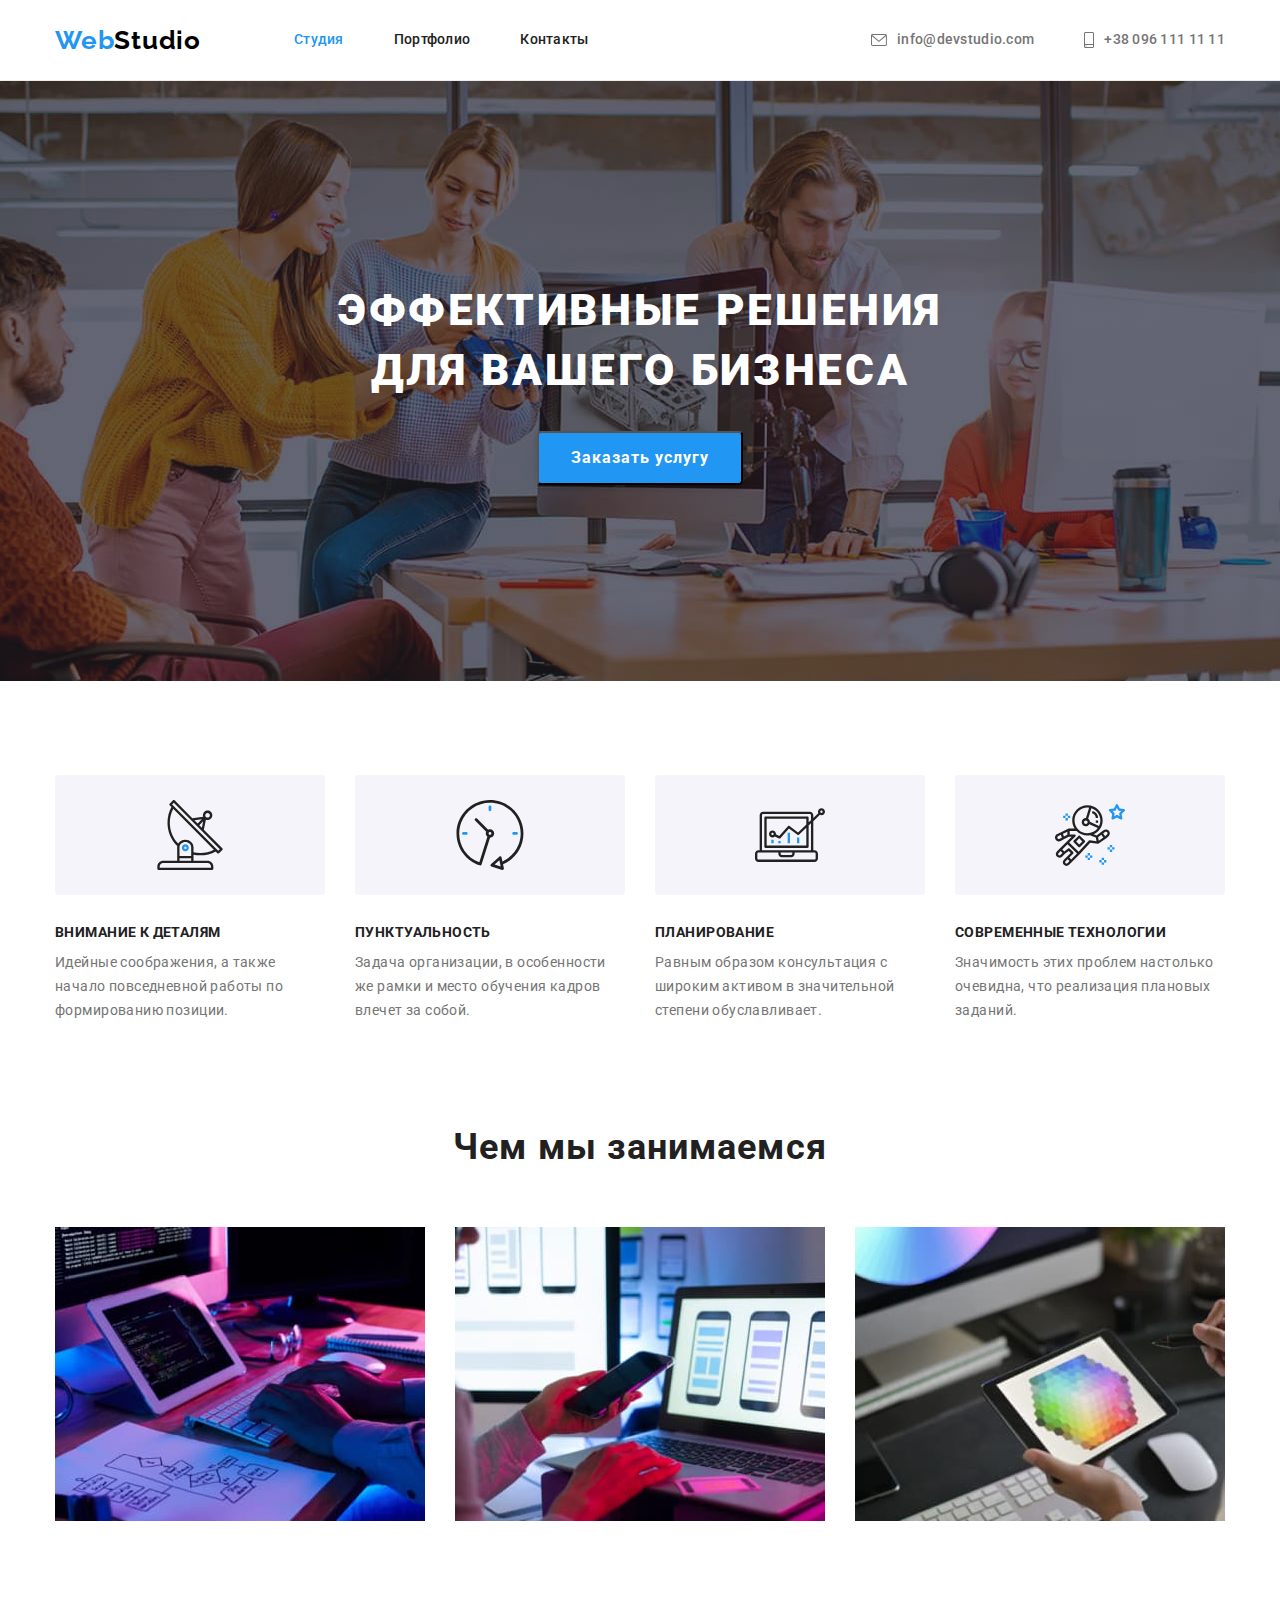
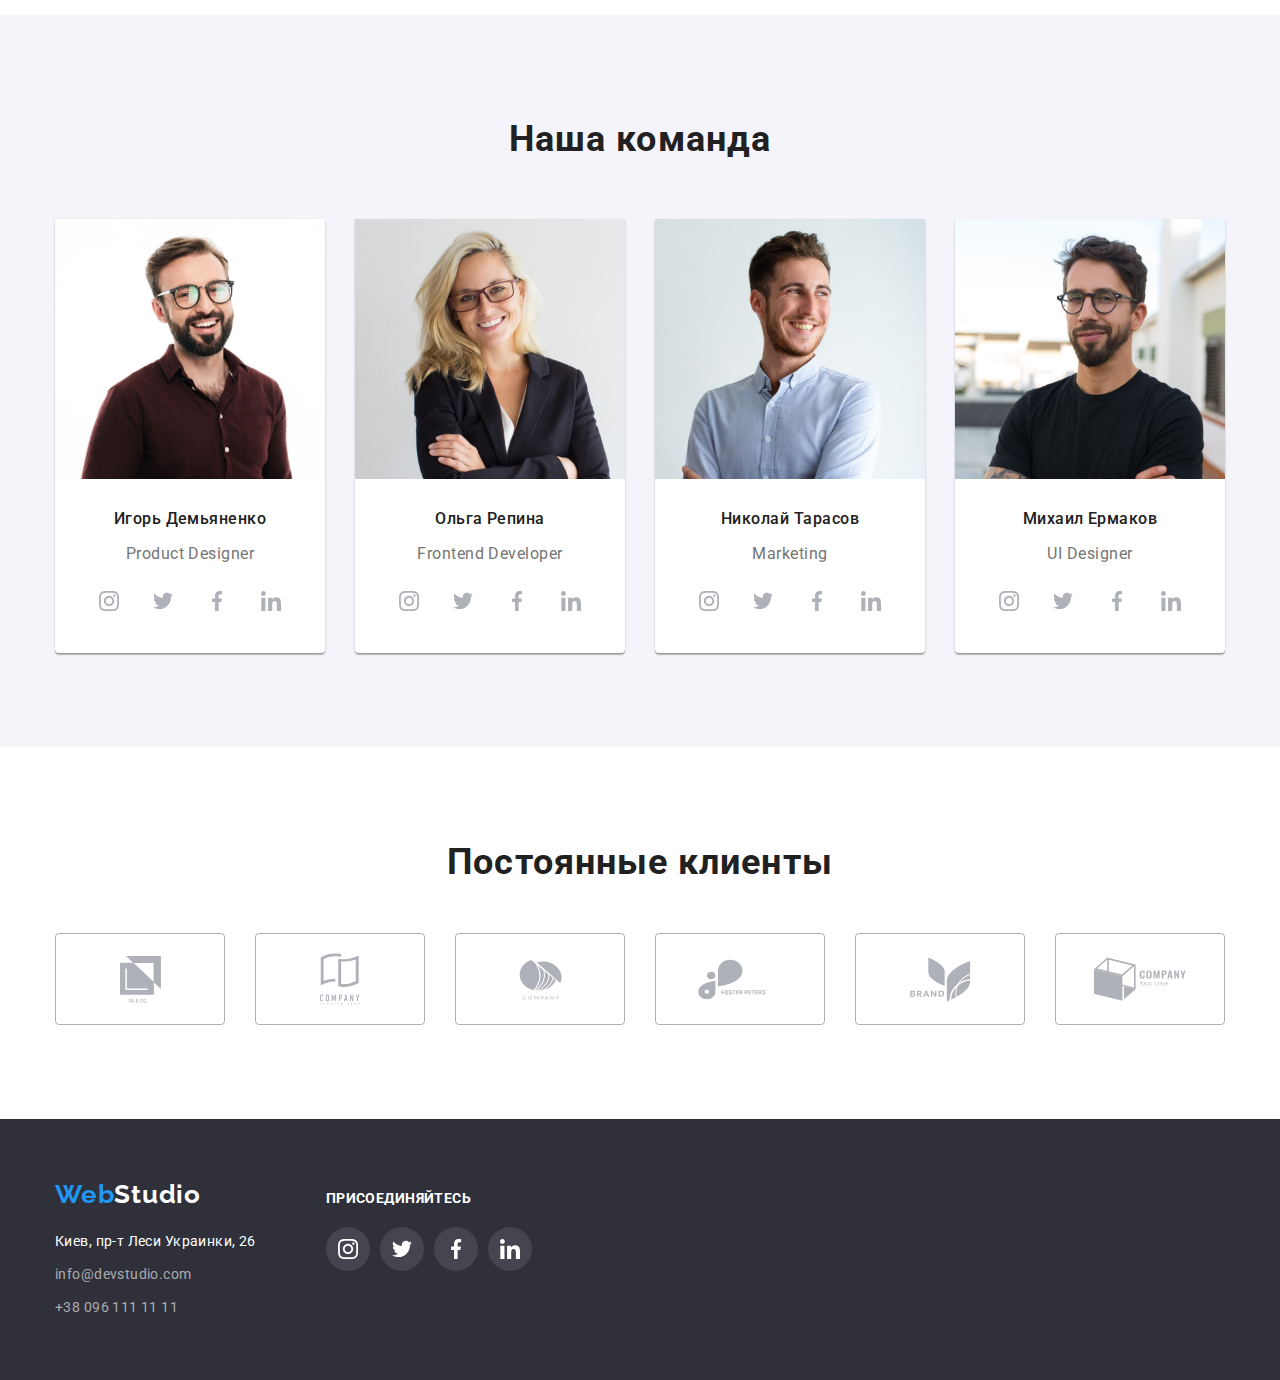
<file: index.html>
<!DOCTYPE html>
<html lang="en">
  <head>
    <meta charset="UTF-8" />
    <meta http-equiv="X-UA-Compatible" content="IE=edge" />
    <meta name="viewport" content="width=device-width, initial-scale=1.0" />
    <title>Document</title>
    <link
      rel="stylesheet"
      href="https://cdnjs.cloudflare.com/ajax/libs/modern-normalize/1.1.0/modern-normalize.min.css"
      integrity="sha512-wpPYUAdjBVSE4KJnH1VR1HeZfpl1ub8YT/NKx4PuQ5NmX2tKuGu6U/JRp5y+Y8XG2tV+wKQpNHVUX03MfMFn9Q=="
      crossorigin="anonymous"
      referrerpolicy="no-referrer"
    />
    <link rel="preconnect" href="https://fonts.googleapis.com" />
    <link rel="preconnect" href="https://fonts.gstatic.com" crossorigin />
    <link href="https://fonts.googleapis.com/css2?family=Raleway:wght@700&family=Roboto:wght@400;500;700;900&display=swap" rel="stylesheet" />
    <link rel="stylesheet" href="https://cdnjs.cloudflare.com/ajax/libs/modern-normalize/1.1.0/modern-normalize.min.css" />
    <link rel="stylesheet" href="./css/styles.css" />
  </head>
  <body class="body">
    <!-- шапка -->
    <header class="header">
      <div class="container head-content-index">
        <nav class="header-navigation">
          <a href="./index.html" class="heder-logo-stydio link logo"><span class="heder-logo-web logo">Web</span>Studio</a>
          <ul class="heder-nav-list list">
            <li class="heder-nav-item"><a href="./index.html" class="heder-nav-link link current">Студия</a></li>
            <li class="heder-nav-item"><a href="./portfolio.html" class="heder-nav-link link">Портфолио</a></li>
            <li class="heder-nav-item"><a href="" class="heder-nav-link link">Контакты</a></li>
          </ul>
        </nav>
        <ul class="heder-contacts-list list">
          <li class="heder-contacts-item">
            <a href="mailto:info@devstudio.com" class="heder-contacts-link link">
              <svg class="heder-contacts-icon" width="16" height="12">
                <use href="./images/icons.svg#icon-emeil"></use>
              </svg>
              info@devstudio.com</a
            >
          </li>
          <li class="heder-contacts-item">
            <a href="tel:+380961111111" class="heder-contacts-link link"
              ><svg class="heder-contacts-icon" width="10" height="16">
                <use href="./images/icons.svg#icon-smartphone"></use>
              </svg>
              +38 096 111 11 11</a
            >
          </li>
        </ul>
      </div>
    </header>
    <main>
      <!--Прев'ю сайту-->
      <section class="hero hero-background">
        <div class="container">
          <h1 class="hero-title">Эффективные решения для вашего бизнеса</h1>
          <button type="button" class="hero-button">Заказать услугу</button>
        </div>
      </section>
      <!-- Переваги сайту -->
      <section class="advantage">
        <div class="container">
          <ul class="advantage-list list">
            <li class="advantage-list-item">
              <div class="advantage-list-rectangle">
                <svg class="advantage-list-rectangle-icon">
                  <use href="./images/icons.svg#icon-antenna"></use>
                </svg>
              </div>
              <h3 class="advantage-list-subtitle">Внимание к деталям</h3>
              <p class="advantage-list-text">Идейные соображения, а также начало повседневной работы по формированию позиции.</p>
            </li>
            <li class="advantage-list-item">
              <div class="advantage-list-rectangle">
                <svg class="advantage-list-rectangle-icon">
                  <use href="./images/icons.svg#icon-clock"></use>
                </svg>
              </div>
              <h3 class="advantage-list-subtitle">Пунктуальность</h3>
              <p class="advantage-list-text">Задача организации, в особенности же рамки и место обучения кадров влечет за собой.</p>
            </li>
            <li class="advantage-list-item">
              <div class="advantage-list-rectangle">
                <svg class="advantage-list-rectangle-icon">
                  <use href="./images/icons.svg#icon-diagram"></use>
                </svg>
              </div>
              <h3 class="advantage-list-subtitle">Планирование</h3>
              <p class="advantage-list-text">Равным образом консультация с широким активом в значительной степени обуславливает.</p>
            </li>
            <li class="advantage-list-item">
              <div class="advantage-list-rectangle">
                <svg class="advantage-list-rectangle-icon">
                  <use href="./images/icons.svg#icon-astronaut"></use>
                </svg>
              </div>
              <h3 class="advantage-list-subtitle">Современные технологии</h3>
              <p class="advantage-list-text">Значимость этих проблем настолько очевидна, что реализация плановых заданий.</p>
            </li>
          </ul>
        </div>
      </section>
      <!--Чим ми займаємось -->
      <section class="our-work">
        <div class="container">
          <h2 class="our-work-title">Чем мы занимаемся</h2>
          <ul class="our-work-list list">
            <li class="our-work-list-item">
              <div class="our-work-list-foto">
                <img src="./images/naborinfo.jpg" alt="Набор информации на клавиатуре" width="370" height="294" />
              </div>
            </li>
            <li class="our-work-list-item">
              <div class="our-work-list-foto">
                <img src="./images/podborstylia.jpg" alt="Разработка на ноутбуке мобильных интерфейсов" width="370" height="294" />
              </div>
            </li>
            <li class="our-work-list-item">
              <div class="our-work-list-foto">
                <img src="./images/proverkairaskraska.jpg" alt="Цветовая гамма на планшете" width="370" height="294" />
              </div>
            </li>
          </ul>
        </div>
      </section>
      <!-- Склад команди  -->
      <section class="team">
        <div class="container">
          <h2 class="team-title">Наша команда</h2>
          <ul class="team-list list">
            <li class="team-list-item">
              <div class="team-list-foto foto"><img src="./images/fotoigor.jpg" alt="Фото Игоря" width="270" height="260" /></div>
              <div class="team-list-abouttext">
                <h3 class="team-list-subtitle">Игорь Демьяненко</h3>
                <p lang="en" class="team-list-text">Product Designer</p>
                <ul class="team-list-icon list">
                  <li class="team-list-icon-item">
                    <a href="" class="team-list-icon-link link">
                      <svg class="team-icon" width="20" height="20">
                        <use href="./images/icons.svg#icon-instagram"></use>
                      </svg>
                    </a>
                  </li>
                  <li class="team-list-icon-item">
                    <a href="" class="team-list-icon-link link">
                      <svg class="team-icon" width="20" height="20">
                        <use href="./images/icons.svg#icon-twitter"></use>
                      </svg>
                    </a>
                  </li>
                  <li class="team-list-icon-item">
                    <a href="" class="team-list-icon-link link">
                      <svg class="team-icon" width="20" height="20">
                        <use href="./images/icons.svg#icon-facebook"></use>
                      </svg>
                    </a>
                  </li>
                  <li class="team-list-icon-item">
                    <a href="" class="team-list-icon-link link">
                      <svg class="team-icon" width="20" height="20">
                        <use href="./images/icons.svg#icon-linkedin"></use>
                      </svg>
                    </a>
                  </li>
                </ul>
              </div>
            </li>
            <li class="team-list-item">
              <div class="team-list-foto foto"><img src="./images/fotoolga.jpg" alt="Фото Ольги" width="270" height="260" /></div>
              <div class="team-list-abouttext">
                <h3 class="team-list-subtitle">Ольга Репина</h3>
                <p lang="en" class="team-list-text">Frontend Developer</p>
                <ul class="team-list-icon list">
                  <li class="team-list-icon-item">
                    <a href="" class="team-list-icon-link link">
                      <svg class="team-icon" width="20" height="20">
                        <use href="./images/icons.svg#icon-instagram"></use>
                      </svg>
                    </a>
                  </li>
                  <li class="team-list-icon-item">
                    <a href="" class="team-list-icon-link link">
                      <svg class="team-icon" width="20" height="20">
                        <use href="./images/icons.svg#icon-twitter"></use>
                      </svg>
                    </a>
                  </li>
                  <li class="team-list-icon-item">
                    <a href="" class="team-list-icon-link link">
                      <svg class="team-icon" width="20" height="20">
                        <use href="./images/icons.svg#icon-facebook"></use>
                      </svg>
                    </a>
                  </li>
                  <li class="team-list-icon-item">
                    <a href="" class="team-list-icon-link link">
                      <svg class="team-icon" width="20" height="20">
                        <use href="./images/icons.svg#icon-linkedin"></use>
                      </svg>
                    </a>
                  </li>
                </ul>
              </div>
            </li>
            <li class="team-list-item">
              <div class="team-list-foto foto"><img src="./images/fotonicolay.jpg" alt="Фото Николая" width="270" height="260" /></div>
              <div class="team-list-abouttext">
                <h3 class="team-list-subtitle">Николай Тарасов</h3>
                <p lang="en" class="team-list-text">Marketing</p>
                <ul class="team-list-icon list">
                  <li class="team-list-icon-item">
                    <a href="" class="team-list-icon-link link">
                      <svg class="team-icon" width="20" height="20">
                        <use href="./images/icons.svg#icon-instagram"></use>
                      </svg>
                    </a>
                  </li>
                  <li class="team-list-icon-item">
                    <a href="" class="team-list-icon-link link">
                      <svg class="team-icon" width="20" height="20">
                        <use href="./images/icons.svg#icon-twitter"></use>
                      </svg>
                    </a>
                  </li>
                  <li class="team-list-icon-item">
                    <a href="" class="team-list-icon-link link">
                      <svg class="team-icon" width="20" height="20">
                        <use href="./images/icons.svg#icon-facebook"></use>
                      </svg>
                    </a>
                  </li>
                  <li class="team-list-icon-item">
                    <a href="" class="team-list-icon-link link">
                      <svg class="team-icon" width="20" height="20">
                        <use href="./images/icons.svg#icon-linkedin"></use>
                      </svg>
                    </a>
                  </li>
                </ul>
              </div>
            </li>
            <li class="team-list-item">
              <div class="team-list-foto foto"><img src="./images/fotomisha.jpg" alt="Фото Михаила" width="270" height="260" /></div>
              <div class="team-list-abouttext">
                <h3 class="team-list-subtitle">Михаил Ермаков</h3>
                <p lang="en" class="team-list-text">UI Designer</p>
                <ul class="team-list-icon list">
                  <li class="team-list-icon-item">
                    <a href="" class="team-list-icon-link link">
                      <svg class="team-icon" width="20" height="20">
                        <use href="./images/icons.svg#icon-instagram"></use>
                      </svg>
                    </a>
                  </li>
                  <li class="team-list-icon-item">
                    <a href="" class="team-list-icon-link link">
                      <svg class="team-icon" width="20" height="20">
                        <use href="./images/icons.svg#icon-twitter"></use>
                      </svg>
                    </a>
                  </li>
                  <li class="team-list-icon-item">
                    <a href="" class="team-list-icon-link link">
                      <svg class="team-icon" width="20" height="20">
                        <use href="./images/icons.svg#icon-facebook"></use>
                      </svg>
                    </a>
                  </li>
                  <li class="team-list-icon-item">
                    <a href="" class="team-list-icon-link link">
                      <svg class="team-icon" width="20" height="20">
                        <use href="./images/icons.svg#icon-linkedin"></use>
                      </svg>
                    </a>
                  </li>
                </ul>
              </div>
            </li>
          </ul>
        </div>
      </section>
      <!-- Клиенты  -->
      <section class="clients">
        <div class="container">
          <h2 class="clients-title">Постоянные клиенты</h2>
          <ul class="clients-list list">
            <li class="clients-list-item">
              <a href="" class="clients-list-link link">
                <svg class="clients-list-link-icon" width="41" height="47">
                  <use href="./images/icons.svg#icon-group1"></use>
                </svg>
              </a>
            </li>
            <li class="clients-list-item">
              <a href="" class="clients-list-link link">
                <svg class="clients-list-link-icon" width="40" height="52">
                  <use href="./images/icons.svg#icon-group2"></use>
                </svg>
              </a>
            </li>
            <li class="clients-list-item">
              <a href="" class="clients-list-link link">
                <svg class="clients-list-link-icon" width="43" height="41">
                  <use href="./images/icons.svg#icon-group3"></use>
                </svg>
              </a>
            </li>
            <li class="clients-list-item">
              <a href="" class="clients-list-link link">
                <svg class="clients-list-link-icon" width="84" height="41">
                  <use href="./images/icons.svg#icon-group4"></use>
                </svg>
              </a>
            </li>
            <li class="clients-list-item">
              <a href="" class="clients-list-link link">
                <svg class="clients-list-link-icon" width="63" height="45">
                  <use href="./images/icons.svg#icon-group5"></use>
                </svg>
              </a>
            </li>
            <li class="clients-list-item">
              <a href="" class="clients-list-link link">
                <svg class="clients-list-link-icon" width="94" height="44">
                  <use href="./images/icons.svg#icon-group6"></use>
                </svg>
              </a>
            </li>
          </ul>
        </div>
      </section>
    </main>
    <!-- Підвал -->
    <footer class="footer">
      <div class="container foot-content">
        <div class="foot-content-addres">
          <a href="./index.html" class="footer-logo-stydio link logo"><span class="footer-logo-web logo">Web</span>Studio</a>
          <address>
            <ul class="footer-list list">
              <li class="footer-list-item">
                <a href="https://goo.gl/maps/xSZYq1oX6aC3uce56" target="_blank" rel="noreferrer noopener" class="footer-list-link-addres link"
                  >Киев, пр-т Леси Украинки, 26</a
                >
              </li>
              <li class="footer-list-item"><a href="mailto:info@devstudio.com" class="footer-contacts-link link">info@devstudio.com</a></li>
              <li class="footer-list-item"><a href="tel:+380961111111" class="footer-contacts-link link">+38 096 111 11 11</a></li>
            </ul>
          </address>
        </div>
        <div class="foot-content-socset">
          <h3 class="foot-content-socset-title">присоединяйтесь</h3>
          <ul class="foot-socset-list list">
            <li class="foot-socset-list-item">
              <a href="" class="foot-socset-list-item-link link">
                <svg class="foot-socset-icon" width="20" height="20">
                  <use href="./images/icons.svg#icon-instagram"></use>
                </svg>
              </a>
            </li>
            <li class="foot-socset-list-item">
              <a href="" class="foot-socset-list-item-link link">
                <svg class="foot-socset-icon" width="20" height="20">
                  <use href="./images/icons.svg#icon-twitter"></use>
                </svg>
              </a>
            </li>
            <li class="foot-socset-list-item">
              <a href="" class="foot-socset-list-item-link link">
                <svg class="foot-socset-icon" width="20" height="20">
                  <use href="./images/icons.svg#icon-facebook"></use>
                </svg>
              </a>
            </li>
            <li class="foot-socset-list-item">
              <a href="" class="foot-socset-list-item-link link">
                <svg class="foot-socset-icon" width="20" height="20">
                  <use href="./images/icons.svg#icon-linkedin"></use>
                </svg>
              </a>
            </li>
          </ul>
        </div>
      </div>
    </footer>
  </body>
</html>
</file>
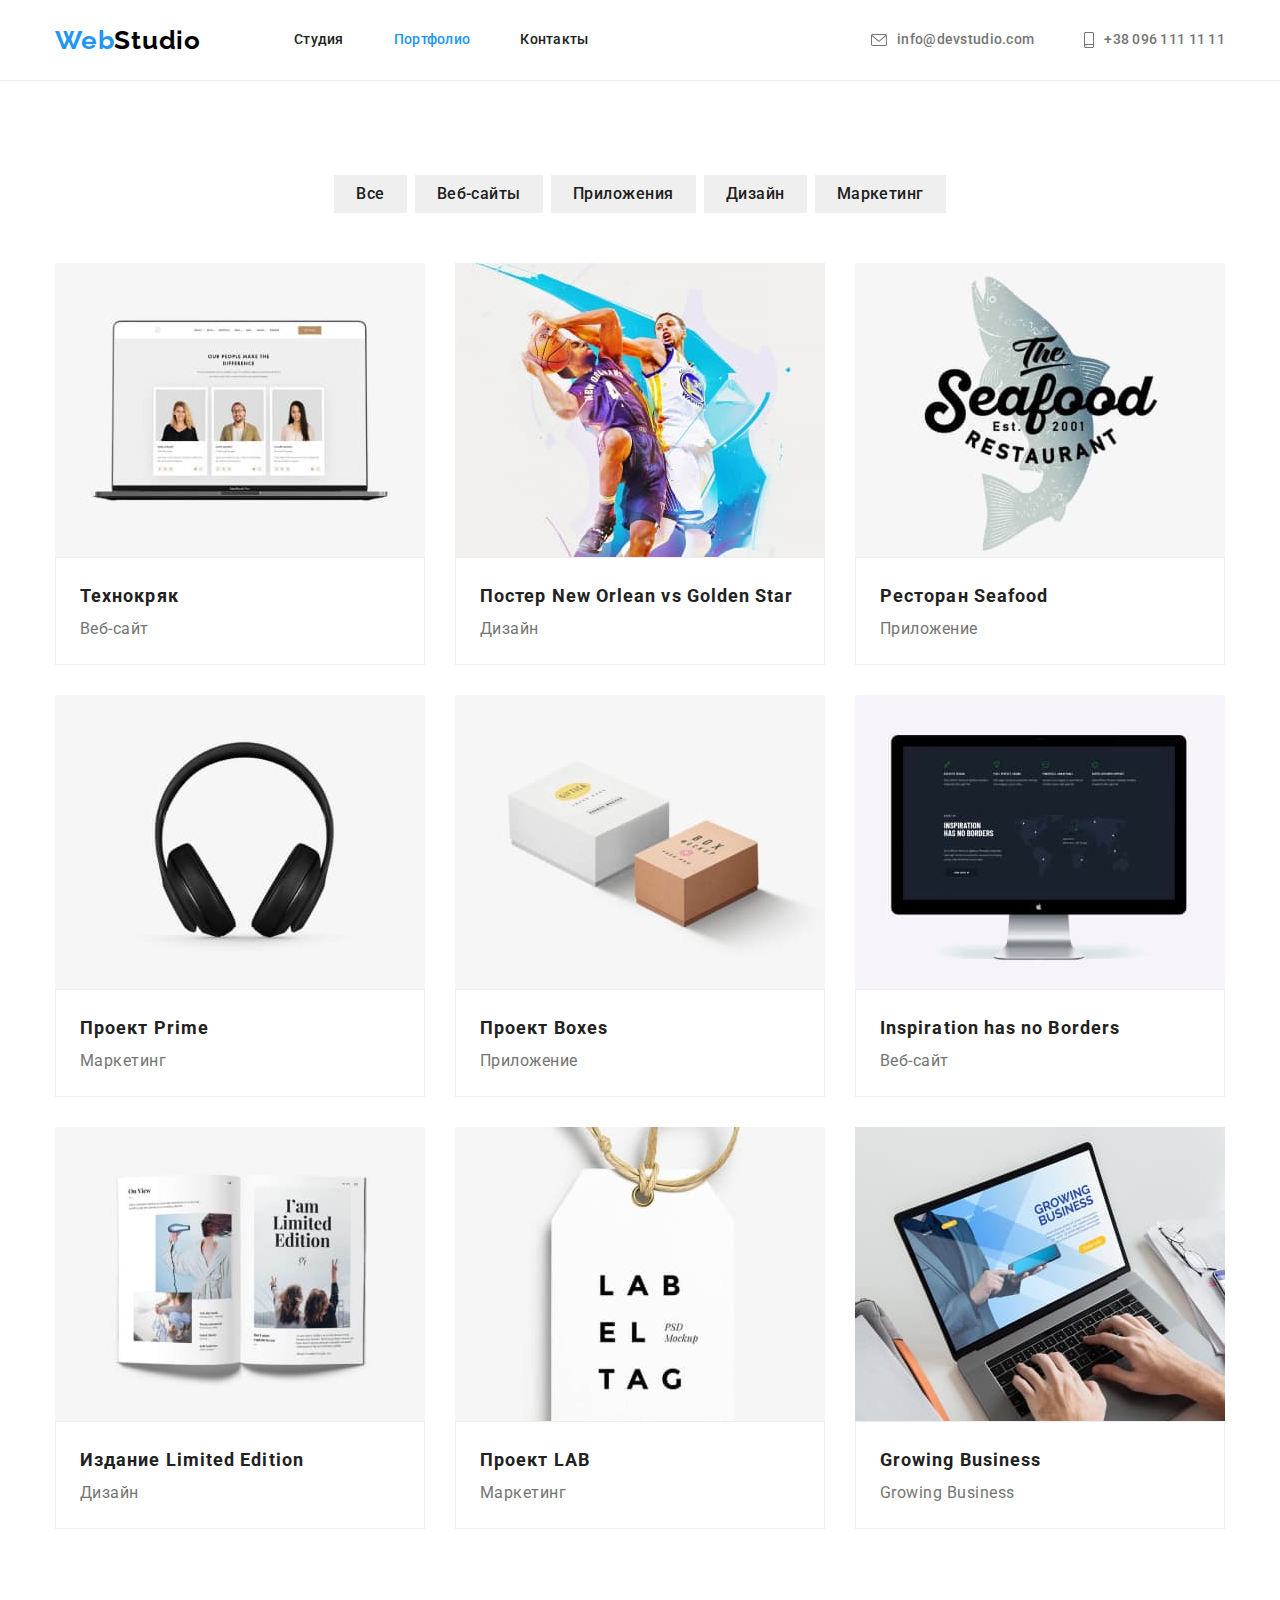
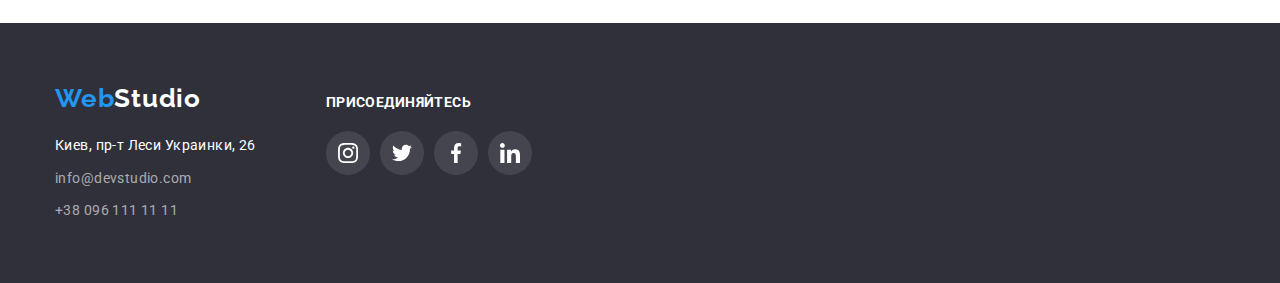
<file: portfolio.html>
<!DOCTYPE html>
<html lang="ru">
  <head>
    <meta charset="UTF-8" />
    <meta http-equiv="X-UA-Compatible" content="IE=edge" />
    <meta name="viewport" content="width=device-width, initial-scale=1.0" />
    <title>Document</title>
    <link
      rel="stylesheet"
      href="https://cdnjs.cloudflare.com/ajax/libs/modern-normalize/1.1.0/modern-normalize.min.css"
      integrity="sha512-wpPYUAdjBVSE4KJnH1VR1HeZfpl1ub8YT/NKx4PuQ5NmX2tKuGu6U/JRp5y+Y8XG2tV+wKQpNHVUX03MfMFn9Q=="
      crossorigin="anonymous"
      referrerpolicy="no-referrer"
    />
    <link rel="preconnect" href="https://fonts.googleapis.com" />
    <link rel="preconnect" href="https://fonts.gstatic.com" crossorigin />
    <link href="https://fonts.googleapis.com/css2?family=Raleway:wght@700&family=Roboto:wght@400;500;700;900&display=swap" rel="stylesheet" />
    <link rel="stylesheet" href="https://cdnjs.cloudflare.com/ajax/libs/modern-normalize/1.1.0/modern-normalize.min.css" />
    <link rel="stylesheet" href="./css/styles.css" />
  </head>
  <body class="body">
    <!-- шапка -->
    <header class="header">
      <div class="container head-content-index">
        <nav class="header-navigation">
          <a href="./index.html" class="heder-logo-stydio link logo"><span class="heder-logo-web logo">Web</span>Studio</a>
          <ul class="heder-nav-list list">
            <li class="heder-nav-item"><a href="./index.html" class="heder-nav-link link">Студия</a></li>
            <li class="heder-nav-item"><a href="./portfolio.html" class="heder-nav-link link current">Портфолио</a></li>
            <li class="heder-nav-item"><a href="" class="heder-nav-link link">Контакты</a></li>
          </ul>
        </nav>
        <ul class="heder-contacts-list list">
          <li class="heder-contacts-item">
            <a href="mailto:info@devstudio.com" class="heder-contacts-link link">
              <svg class="heder-contacts-icon" width="16" height="12">
                <use href="./images/icons.svg#icon-emeil"></use>
              </svg>
              info@devstudio.com</a
            >
          </li>
          <li class="heder-contacts-item">
            <a href="tel:+380961111111" class="heder-contacts-link link"
              ><svg class="heder-contacts-icon" width="10" height="16">
                <use href="./images/icons.svg#icon-smartphone"></use>
              </svg>
              +38 096 111 11 11</a
            >
          </li>
        </ul>
      </div>
    </header>
    <main>
      <!-- Фільтра та фото сторінки -->
      <section class="portfolio">
        <div class="container">
          <h1 class="hero-title-portfolio visually-hidden">Портфолио</h1>
          <h2 class="portfolio-title visually-hidden">Фильтр та фото портфолио</h2>
          <ul class="portfolio-list-btn list">
            <li class="portfolio-list-btn-item">
              <button type="button" class="portfolio-list-buton">Все</button>
            </li>
            <li class="portfolio-list-btn-item">
              <button type="button" class="portfolio-list-buton">Веб-сайты</button>
            </li>
            <li class="portfolio-list-btn-item">
              <button type="button" class="portfolio-list-buton">Приложения</button>
            </li>
            <li class="portfolio-list-btn-item">
              <button type="button" class="portfolio-list-buton">Дизайн</button>
            </li>
            <li class="portfolio-list-btn-item">
              <button type="button" class="portfolio-list-buton">Маркетинг</button>
            </li>
          </ul>
          <ul class="examples-list list">
            <li class="examples-list-item">
              <a href="" class="examples-list-link link">
                <div class="examples-list-foto"><img src="./images/users.jpg" alt="Фото пользователей" width="370" height="294" /></div>
                <div class="examples-list-abouttext">
                  <h3 class="examples-list-subtitle">Технокряк</h3>
                  <p class="examples-list-text">Веб-сайт</p>
                </div>
              </a>
            </li>
            <li class="examples-list-item">
              <a href="" class="examples-list-link link">
                <div class="examples-list-foto"><img src="./images/poster.jpg" alt="Два игрока баскетбола" width="370" height="294" /></div>
                <div class="examples-list-abouttext">
                  <h3 class="examples-list-subtitle">Постер New Orlean vs Golden Star</h3>
                  <p class="examples-list-text">Дизайн</p>
                </div>
              </a>
            </li>
            <li class="examples-list-item">
              <a href="" class="examples-list-link link">
                <div class="examples-list-foto"><img src="./images/logorestaurant.jpg" alt="Логотип ресторана" width="370" height="294" /></div>
                <div class="examples-list-abouttext">
                  <h3 class="examples-list-subtitle">Ресторан Seafood</h3>
                  <p class="examples-list-text">Приложение</p>
                </div>
              </a>
            </li>
            <li class="examples-list-item">
              <a href="" class="examples-list-link link">
                <div class="examples-list-foto"><img src="./images/headphone.jpg" alt="Наушники" width="370" height="294" /></div>
                <div class="examples-list-abouttext">
                  <h3 class="examples-list-subtitle">Проект Prime</h3>
                  <p class="examples-list-text">Маркетинг</p>
                </div>
              </a>
            </li>
            <li class="examples-list-item">
              <a href="" class="examples-list-link link">
                <div class="examples-list-foto"><img src="./images/box.jpg" alt="Деревянная коробка" width="370" height="294" /></div>
                <div class="examples-list-abouttext">
                  <h3 class="examples-list-subtitle">Проект Boxes</h3>
                  <p class="examples-list-text">Приложение</p>
                </div>
              </a>
            </li>
            <li class="examples-list-item">
              <a href="" class="examples-list-link link">
                <div class="examples-list-foto"><img src="./images/monitor.jpg" alt="Монитор" width="370" height="294" /></div>
                <div class="examples-list-abouttext">
                  <h3 lang="en" class="examples-list-subtitle">Inspiration has no Borders</h3>
                  <p class="examples-list-text">Веб-сайт</p>
                </div>
              </a>
            </li>
            <li class="examples-list-item">
              <a href="" class="examples-list-link link">
                <div class="examples-list-foto"><img src="./images/book.jpg" alt="Книга" width="370" height="294" /></div>
                <div class="examples-list-abouttext">
                  <h3 class="examples-list-subtitle">Издание Limited Edition</h3>
                  <p class="examples-list-text">Дизайн</p>
                </div>
              </a>
            </li>
            <li class="examples-list-item">
              <a href="" class="examples-list-link link">
                <div class="examples-list-foto"><img src="./images/tag.jpg" alt="Бирка" width="370" height="294" /></div>
                <div class="examples-list-abouttext">
                  <h3 class="examples-list-subtitle">Проект LAB</h3>
                  <p class="examples-list-text">Маркетинг</p>
                </div>
              </a>
            </li>
            <li class="examples-list-item">
              <a href="" class="examples-list-link link">
                <div class="examples-list-foto"><img src="./images/laptop.jpg" alt="Ноутбук" width="370" height="294" /></div>
                <div class="examples-list-abouttext">
                  <h3 lang="en" class="examples-list-subtitle">Growing Business</h3>
                  <p lang="en" class="examples-list-text">Growing Business</p>
                </div>
              </a>
            </li>
          </ul>
        </div>
      </section>
    </main>
    <!-- Підвал -->
    <footer class="footer">
      <div class="container foot-content">
        <div class="foot-content-addres">
          <a href="./index.html" class="footer-logo-stydio link logo"><span class="footer-logo-web logo">Web</span>Studio</a>
          <address>
            <ul class="footer-list list">
              <li class="footer-list-item">
                <a href="https://goo.gl/maps/xSZYq1oX6aC3uce56" target="_blank" rel="noreferrer noopener" class="footer-list-link-addres link"
                  >Киев, пр-т Леси Украинки, 26</a
                >
              </li>
              <li class="footer-list-item"><a href="mailto:info@devstudio.com" class="footer-contacts-link link">info@devstudio.com</a></li>
              <li class="footer-list-item"><a href="tel:+380961111111" class="footer-contacts-link link">+38 096 111 11 11</a></li>
            </ul>
          </address>
        </div>
        <div class="foot-content-socset">
          <h3 class="foot-content-socset-title">присоединяйтесь</h3>
          <ul class="foot-socset-list list">
            <li class="foot-socset-list-item">
              <a href="" class="foot-socset-list-item-link link">
                <svg class="foot-socset-icon" width="20" height="20">
                  <use href="./images/icons.svg#icon-instagram"></use>
                </svg>
              </a>
            </li>
            <li class="foot-socset-list-item">
              <a href="" class="foot-socset-list-item-link link">
                <svg class="foot-socset-icon" width="20" height="20">
                  <use href="./images/icons.svg#icon-twitter"></use>
                </svg>
              </a>
            </li>
            <li class="foot-socset-list-item">
              <a href="" class="foot-socset-list-item-link link">
                <svg class="foot-socset-icon" width="20" height="20">
                  <use href="./images/icons.svg#icon-facebook"></use>
                </svg>
              </a>
            </li>
            <li class="foot-socset-list-item">
              <a href="" class="foot-socset-list-item-link link">
                <svg class="foot-socset-icon" width="20" height="20">
                  <use href="./images/icons.svg#icon-linkedin"></use>
                </svg>
              </a>
            </li>
          </ul>
        </div>
      </div>
    </footer>
  </body>
</html>
</file>
<file: css/styles.css>
:root {
  --primary-text-color: #757575;
  --title-text-color: #212121;
  --accent-color: #2196f3;
  --secondary-text-color: #ffffff;
  --set-gap: 30px;
}

/* ------------------ГОЛОВНІ СТИЛІ------------------- */
.body {
  color: var(--primary-text-color);
  font-family: Roboto, sans-serif;
  letter-spacing: 0.03em;
  font-size: 14px;
  line-height: 1.71;
}

h1,
h2,
h3,
h4,
h5,
h6,
p {
  margin: 0;
}

img {
  display: block;
  max-width: 100%;
}

.list {
  margin: 0;
  padding: 0;
  list-style: none;
}

.link {
  text-decoration: none;
}

.logo {
  font-family: Raleway, sans-serif;
  font-weight: 700;
  font-size: 26px;
  line-height: 1.19;
  letter-spacing: 0.03em;
}

.heder-nav-link.current {
  color: var(--accent-color);
}

.visually-hidden {
  position: absolute;
  width: 1px;
  height: 1px;
  margin: -1px;
  padding: 0;
  overflow: hidden;
  border: 0;
  clip: rect(0 0 0 0);
}

.container {
  margin-left: auto;
  margin-right: auto;
  width: 1200px;
  padding-left: 15px;
  padding-right: 15px;
  /* outline: 2px solid tomato; */
}

/* -------------------------Logo------------------ */
/* -----------------СТИЛІ INDEX.HTML-------------- */
/* --------------------header--------------------- */
.header {
  background-color: #ffffff;
  border-bottom: 1px solid #ececec;
}

.head-content-index {
  display: flex;
}

.header-navigation {
  display: flex;
  align-items: center;
}

.heder-logo-web {
  color: var(--accent-color);
}

.heder-logo-stydio {
  color: #000000;
}

.heder-nav-list {
  display: flex;
  margin-left: 93px;
}

.heder-nav-item + .heder-nav-item {
  margin-left: 50px;
}

.heder-nav-link {
  display: block;
  padding-top: 32px;
  padding-bottom: 32px;

  font-weight: 500;
  font-size: 14px;
  line-height: 1.14;
  letter-spacing: 0.02em;
  color: #212121;
}

.heder-nav-link:hover,
.heder-nav-link:focus {
  color: var(--accent-color);
}

.heder-contacts-list {
  display: flex;
  margin-left: auto;
  align-items: center;
}

.heder-contacts-item + .heder-contacts-item {
  margin-left: 50px;
}

.heder-contacts-link {
  display: flex;
  align-items: center;
  padding-top: 32px;
  padding-bottom: 32px;

  font-weight: 500;
  font-size: 14px;
  line-height: 1.14;
  letter-spacing: 0.02em;
  color: #757575;
}

.heder-contacts-link:hover,
.heder-contacts-link:focus {
  color: var(--accent-color);
  fill: currentColor;
}

.heder-contacts-icon {
  margin-right: 10px;
  fill: currentColor;
}

/* ------------------------main-------------------- */
/* ---------------hero(Прев'ю сайту)--------------- */
.hero {
  padding-top: 200px;
  padding-bottom: 200px;
  text-align: center;
  background-color: #c4c4c4;
}

.hero-background {
  max-width: 1600px;
  max-height: 600px;
  margin-left: auto;
  margin-right: auto;
  background-image: linear-gradient(to right, rgba(47, 48, 58, 0.4), rgba(47, 48, 58, 0.4)), url(../images/herobgrnd.jpg);
  background-position: center;
  background-size: cover;
}

.hero-title {
  width: 696px;
  margin: auto;
  margin-bottom: 30px;
  font-weight: 900;
  font-size: 44px;
  line-height: 1.36;
  letter-spacing: 0.06em;
  text-transform: uppercase;
  color: #ffffff;
}

.hero-button {
  padding: 10px 32px;
  font-weight: 700;
  font-size: 16px;
  line-height: 1.87;
  letter-spacing: 0.06em;
  color: var(--secondary-text-color);
  background-color: var(--accent-color);
  cursor: pointer;
  box-shadow: 0px 4px 4px rgba(0, 0, 0, 0.15);
  border-radius: 4px;
}

/* ---------advantage(Переваги сайту)-------------- */
.advantage {
  padding-top: 94px;
  padding-bottom: 47px;
}

.advantage-list {
  display: flex;
  margin-left: calc(-1 * var(--set-gap));
}

.advantage-list-rectangle {
  width: 270px;
  height: 120px;
  background: #f5f4fa;
  border-radius: 4px;
  margin-bottom: 30px;
  display: flex;
  align-items: center;
  justify-content: center;
}

.advantage-list-rectangle-icon {
  width: 70px;
  height: 70px;
}

.advantage-list-item {
  flex-basis: calc(100% / 4 - var(--set-gap));
  margin-left: var(--set-gap);
}

.advantage-list-subtitle {
  margin-bottom: 10px;
  font-weight: 700;
  font-size: 14px;
  line-height: 1.14;
  letter-spacing: 0.03em;
  text-transform: uppercase;
  color: var(--title-text-color);
}

.advantage-list-text {
  margin-bottom: 0;
  font-size: 14px;
  line-height: 1.71;
  letter-spacing: 0.03em;
  color: var(--primary-text-color);
}

/* ---------our-work(Чим ми займаємось)------------ */
.our-work {
  text-align: center;
  padding-top: 47px;
  padding-bottom: 94px;
}

.our-work-title {
  margin-bottom: 50px;
  font-weight: 700;
  font-size: 36px;
  line-height: 1.67;
  text-align: center;
  letter-spacing: 0.03em;
  color: var(--title-text-color);
}

.our-work-list {
  display: flex;
  margin-left: calc(-1 * var(--set-gap));
}

.our-work-list-item {
  flex-basis: calc(100% / 3 - var(--set-gap));
  margin-left: var(--set-gap);
}

/* -------------team(Склад команди)----------------- */
.team {
  background-color: #f5f4fa;
  padding-top: 94px;
  padding-bottom: 94px;
}

.team-title {
  margin-bottom: 50px;
  font-weight: 700;
  font-size: 36px;
  line-height: 1.67;
  text-align: center;
  letter-spacing: 0.03em;
  color: var(--title-text-color);
}

.team-list {
  display: flex;
  margin-left: calc(-1 * var(--set-gap));
}

.team-list-item {
  background-color: #ffffff;
  text-align: center;
  box-shadow: 0px 1px 3px rgba(0, 0, 0, 0.12), 0px 1px 1px rgba(0, 0, 0, 0.14), 0px 2px 1px rgba(0, 0, 0, 0.2);
  border-radius: 0px 0px 4px 4px;
  flex-basis: calc(100% / 4 - var(--set-gap));
  margin-left: var(--set-gap);
}

.team-list-abouttext {
  padding-top: 30px;
  padding-bottom: 30px;
}

.team-list-subtitle {
  margin-bottom: 16px;
  font-weight: 500;
  font-size: 16px;
  line-height: 1.19;
  letter-spacing: 0.03em;
  color: var(--title-text-color);
}

.team-list-text {
  margin-bottom: 16px;
  font-size: 16px;
  line-height: 1.19;
  letter-spacing: 0.03em;
  color: var(--primary-text-color);
}

.team-list-icon {
  display: flex;
  justify-content: center;
}

.team-list-icon-item {
  width: 44px;
  height: 44px;
}

.team-list-icon-item:not(:last-child) {
  margin-right: 10px;
}

.team-list-icon-link {
  width: 100%;
  height: 100%;
  display: flex;
  align-items: center;
  justify-content: center;
  border-radius: 50%;
  fill: #afb1b8;
}

.team-list-icon-link:focus,
.team-list-icon-link:hover,
.team-list-icon-link:focus.team-icon,
.team-list-icon-link:hover.team-icon {
  background-color: var(--accent-color);
  fill: #ffffff;
}

/* --------------------Клиенты -------------------- */
.clients {
  padding-top: 94px;
  padding-bottom: 94px;
}

.clients-title {
  margin-bottom: 50px;
  font-weight: 700;
  font-size: 36px;
  line-height: 1.17;
  text-align: center;
  letter-spacing: 0.03em;

  color: var(--title-text-color);
}

.clients-list {
  display: flex;
  justify-content: center;
}

.clients-list-item {
  width: 170px;
  height: 92px;
  border: 1px solid #afb1b8;
  border-radius: 4px;
  margin-right: 30px;
}

.clients-list-item:last-child {
  margin-right: 0;
}

.clients-list-link {
  width: 100%;
  height: 100%;
  display: flex;
  justify-content: center;
  align-items: center;
  fill: #afb1b8;
}

.clients-list-item:hover,
.clients-list-item:focus,
.clients-list-link:hover .clients-list-link-icon,
.clients-list-link:focus .clients-list-link-icon {
  fill: var(--accent-color);
}

.clients-list-item:hover,
.clients-list-item:focus {
  border: 1px solid var(--accent-color);
}

/* --------------------footer--------------------- */
/* --------------------Підвал--------------------- */
.footer {
  background-color: #2f303a;
  padding-top: 60px;
  padding-bottom: 60px;
}

.foot-content {
  display: flex;
  align-items: baseline;
}

.foot-content-addres {
  margin-right: 70px;
}

.footer-logo-web {
  color: var(--accent-color);
}

.footer-logo-stydio {
  color: #ffffff;
  display: block;
  margin-bottom: 20px;
}

.footer-list-item:not(:last-child) {
  margin-bottom: 9px;
}

.footer-list-link-addres {
  font-size: 14px;
  line-height: 1.71;
  letter-spacing: 0.03em;
  font-style: normal;
  color: #ffffff;
}

.footer-list-link-addres:hover,
.footer-list-link-addres:focus {
  color: var(--accent-color);
}

.footer-contacts-link {
  display: block;
  font-size: 14px;
  line-height: 1.71;
  letter-spacing: 0.03em;
  font-style: normal;
  color: rgba(255, 255, 255, 0.6);
}

.footer-contacts-link:hover,
.footer-contacts-link:focus {
  color: var(--accent-color);
}

.foot-content-socset {
}

.foot-content-socset-title {
  margin-bottom: 20px;
  font-weight: 700;
  font-size: 14px;
  line-height: 1.14;
  letter-spacing: 0.03em;
  text-transform: uppercase;
  color: #ffffff;
}

.foot-socset-list {
  display: flex;
  justify-content: center;
}

.foot-socset-list-item {
  width: 44px;
  height: 44px;
}

.foot-socset-list-item:not(:last-child) {
  margin-right: 10px;
}

.foot-socset-list-item-link {
  width: 100%;
  height: 100%;
  display: flex;
  align-items: center;
  justify-content: center;
  border-radius: 50%;
  fill: #ffffff;
  background-color: rgba(255, 255, 255, 0.1);
}

.foot-socset-list-item-link:focus,
.foot-socset-list-item-link:hover {
  background-color: var(--accent-color);
}

/* ---------СТИЛЫ ДЛЯ portfolio.html-------------- */
/* ---------Фільтра та фото сторінки-------------- */

.portfolio {
  padding-top: 94px;
  padding-bottom: 94px;
}

.portfolio-list-btn {
  display: flex;
  justify-content: center;
  margin-bottom: 50px;
}

.portfolio-list-btn-item:not(:last-child) {
  margin-right: 8px;
}

.portfolio-list-buton {
  padding: 6px 22px;
  font-weight: 500;
  font-size: 16px;
  line-height: 1.62;
  letter-spacing: 0.03em;
  color: var(--title-text-color);
  cursor: pointer;
  border: none;
}

.portfolio-list-buton:hover,
.portfolio-list-buton:focus {
  color: var(--secondary-text-color);
  background-color: var(--accent-color);
  box-shadow: 0px 1px 1px rgba(0, 0, 0, 0.12), 0px 4px 4px rgba(0, 0, 0, 0.06), 1px 4px 6px rgba(0, 0, 0, 0.16);
}

.examples-list {
  display: flex;
  flex-wrap: wrap;
  margin-bottom: -30px;
  margin-right: -30px;
}

.examples-list-item {
  flex-basis: calc(100% / 3 - var(--set-gap));
  margin-bottom: var(--set-gap);
  margin-right: var(--set-gap);
  background: #ffffff;
}

.examples-list-link {
  display: block;
}

.examples-list-link:hover,
.examples-list-link:focus {
  box-shadow: 0px 1px 1px rgba(0, 0, 0, 0.12), 0px 4px 4px rgba(0, 0, 0, 0.06), 1px 4px 6px rgba(0, 0, 0, 0.16);
}

.examples-list-abouttext {
  padding: 20px 24px;
  border: 1px solid #eeeeee;
}

.examples-list-subtitle {
  font-weight: 700;
  font-size: 18px;
  line-height: 2;
  letter-spacing: 0.06em;
  color: var(--title-text-color);
}
.examples-list-text {
  font-size: 16px;
  line-height: 1.87;
  letter-spacing: 0.03em;
  color: var(--primary-text-color);
}
</file>
